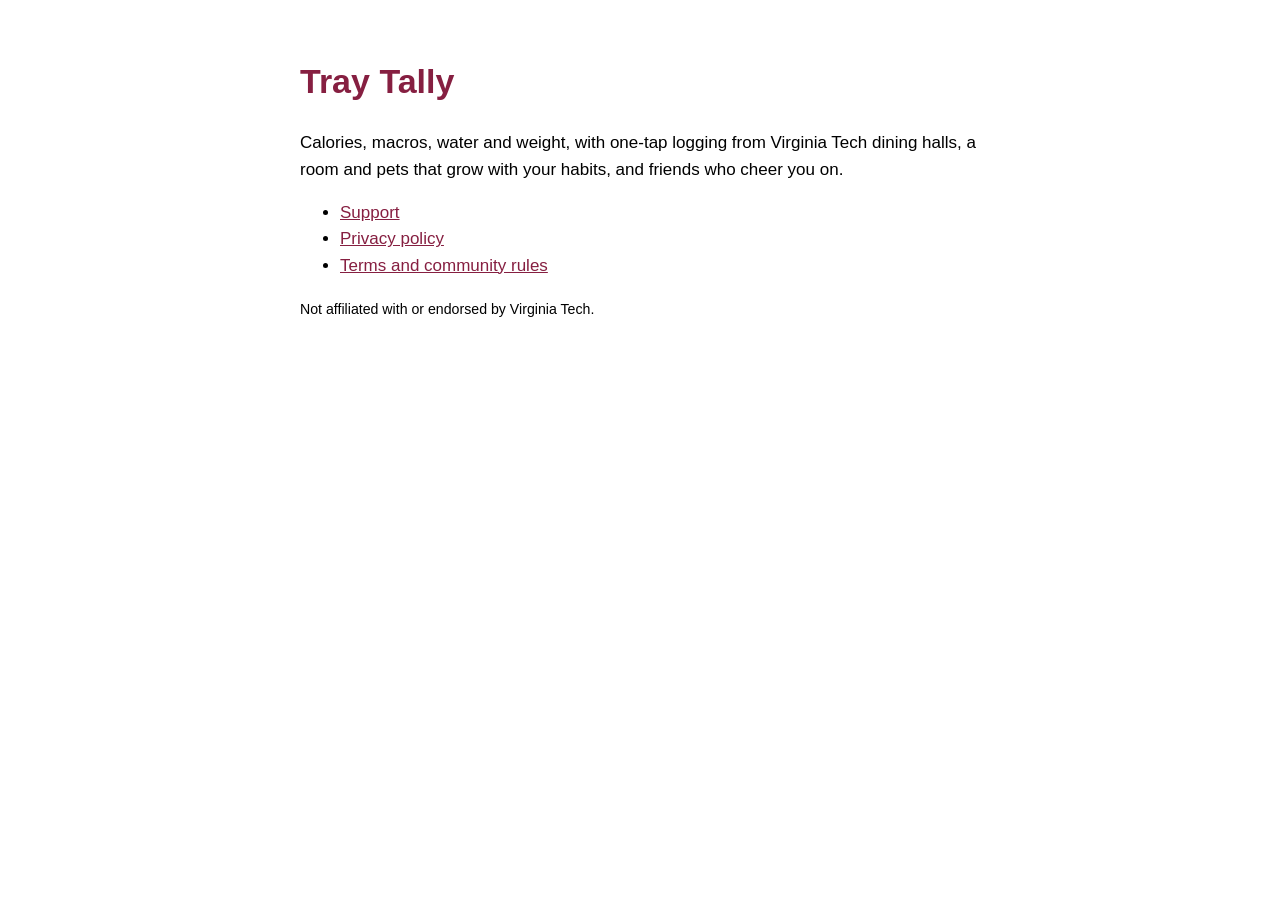
<file: index.html>
<!DOCTYPE html>
<html lang="en">
<head>
  <meta charset="utf-8">
  <meta name="viewport" content="width=device-width, initial-scale=1">
  <title>Tray Tally</title>
  <link rel="stylesheet" href="style.css">
</head>
<body>
<main>
  <h1>Tray Tally</h1>
  <p>Calories, macros, water and weight, with one-tap logging from Virginia Tech dining halls, a room and pets that
  grow with your habits, and friends who cheer you on.</p>
  <ul>
    <li><a href="support.html">Support</a></li>
    <li><a href="privacy-policy.html">Privacy policy</a></li>
    <li><a href="terms.html">Terms and community rules</a></li>
  </ul>
  <p><small>Not affiliated with or endorsed by Virginia Tech.</small></p>
</main>
</body>
</html>
</file>
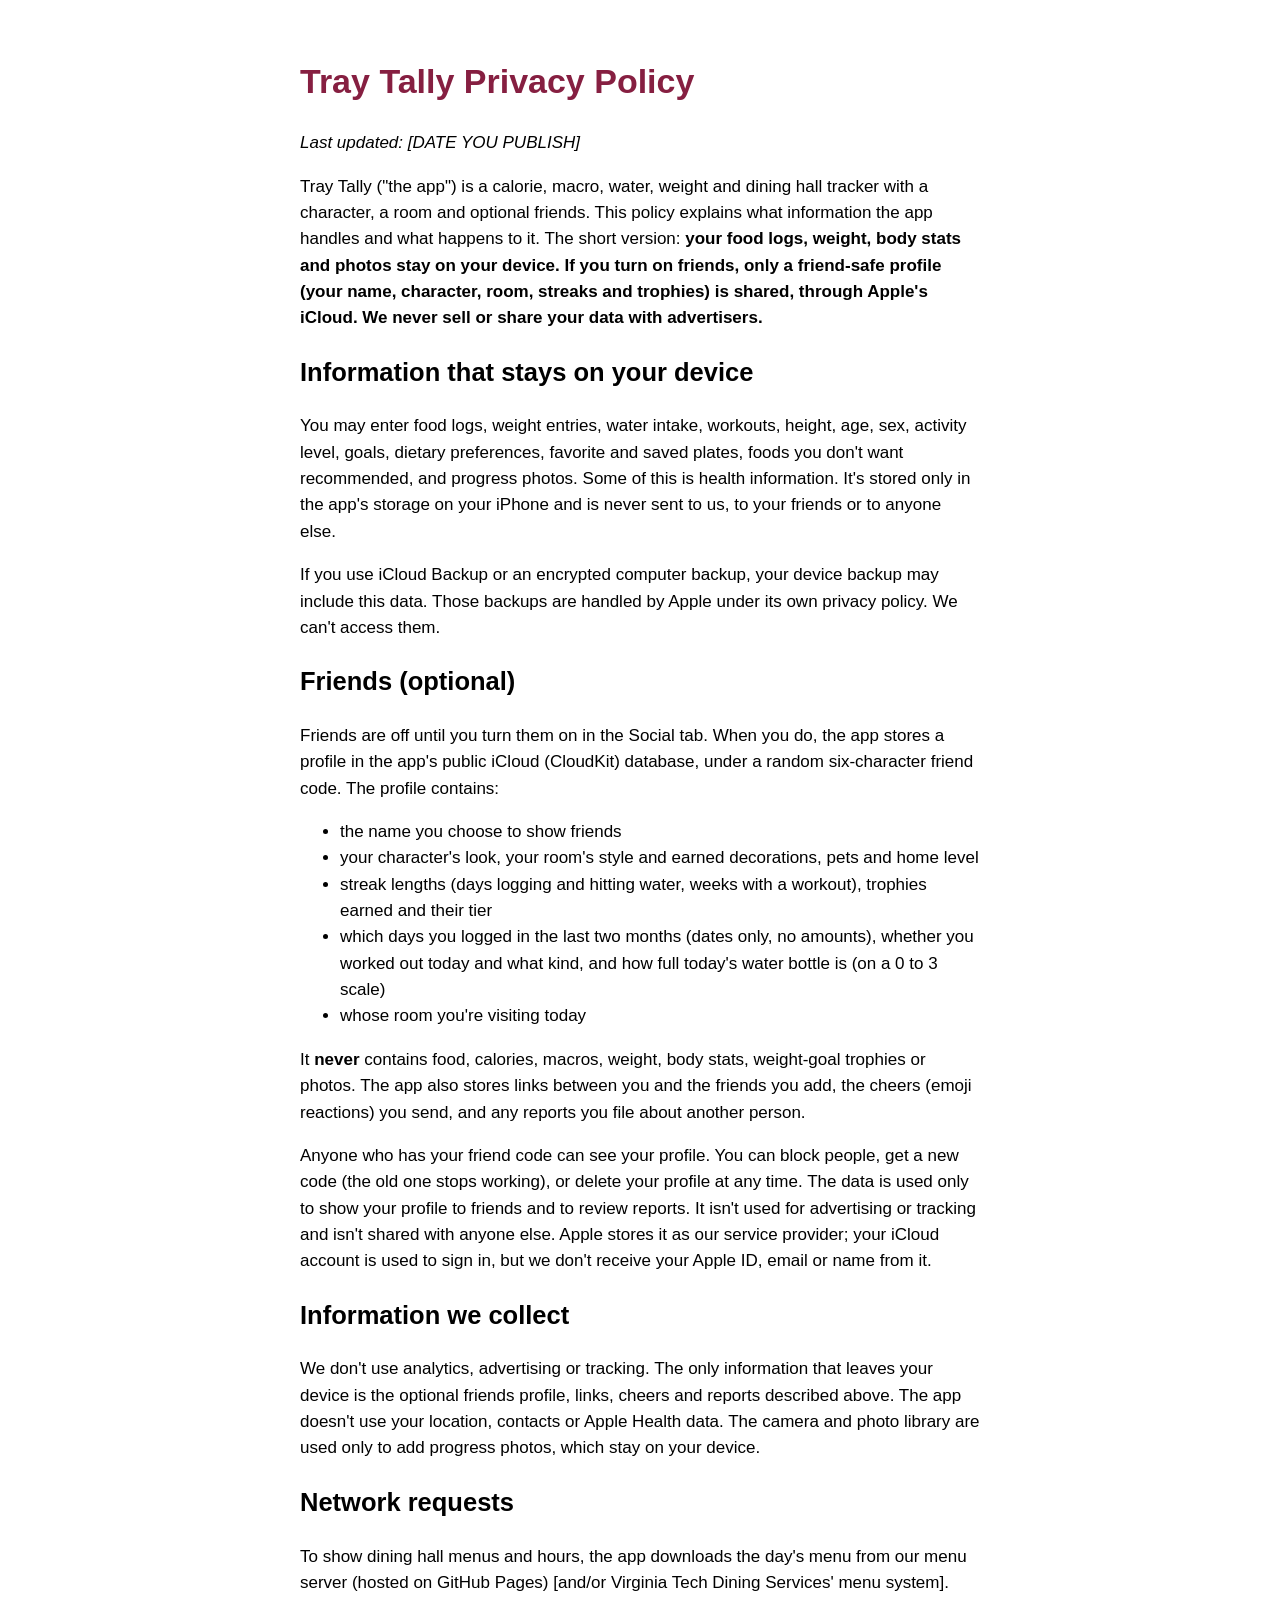
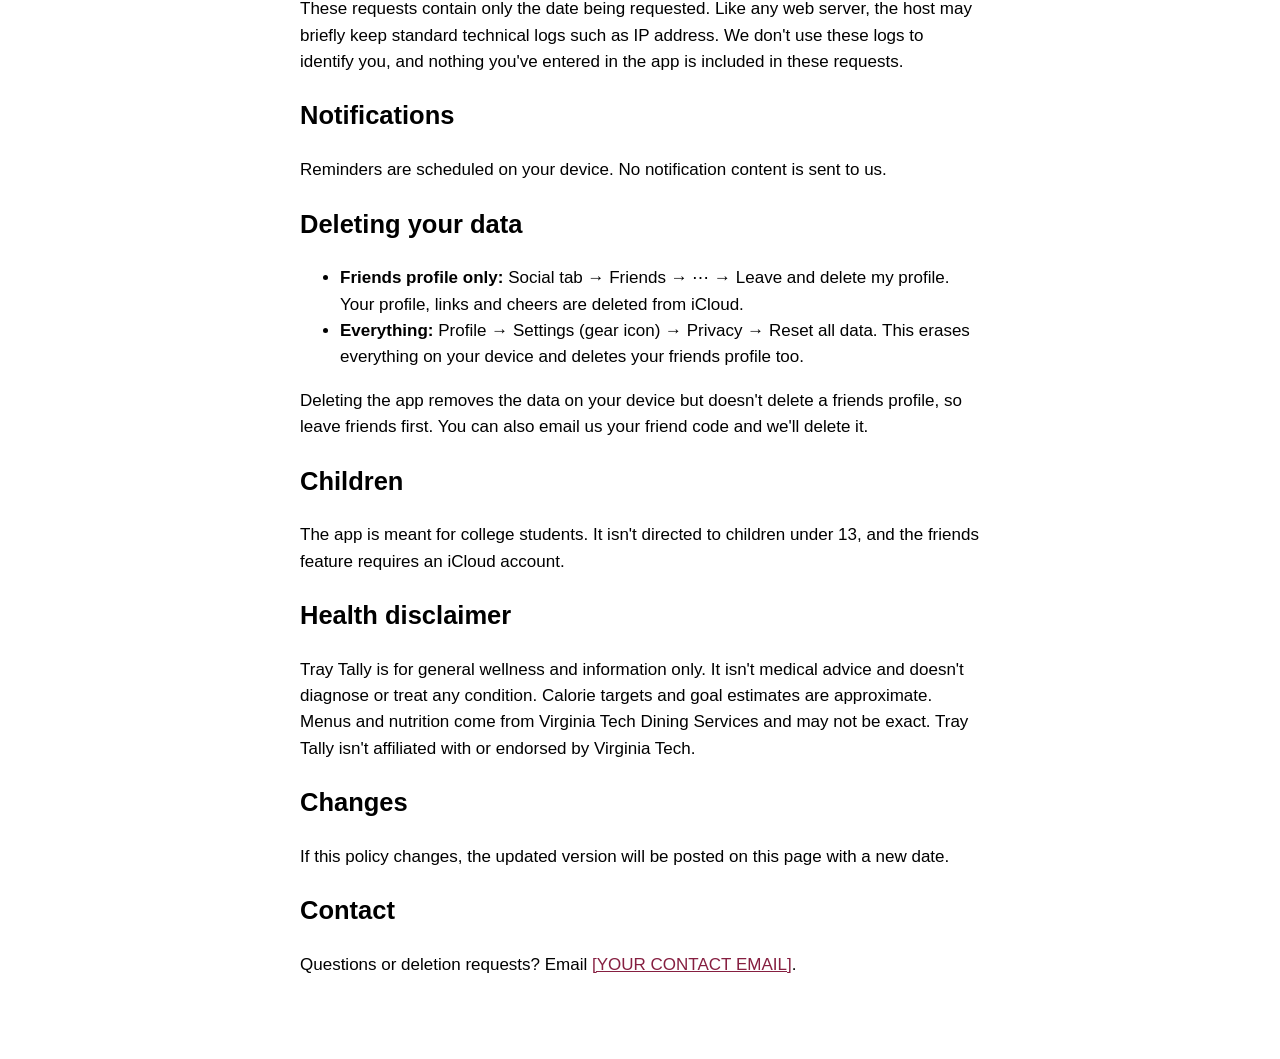
<file: privacy-policy.html>
<!DOCTYPE html>
<html lang="en">
<head>
  <meta charset="utf-8">
  <meta name="viewport" content="width=device-width, initial-scale=1">
  <title>Tray Tally Privacy Policy</title>
  <link rel="stylesheet" href="style.css">
</head>
<body>
<main>
  <h1>Tray Tally Privacy Policy</h1>
  <p><em>Last updated: [DATE YOU PUBLISH]</em></p>

  <p>Tray Tally ("the app") is a calorie, macro, water, weight and dining hall tracker with a character, a room
  and optional friends. This policy explains what information the app handles and what happens to it. The short
  version: <strong>your food logs, weight, body stats and photos stay on your device. If you turn on friends, only
  a friend-safe profile (your name, character, room, streaks and trophies) is shared, through Apple's iCloud.
  We never sell or share your data with advertisers.</strong></p>

  <h2>Information that stays on your device</h2>
  <p>You may enter food logs, weight entries, water intake, workouts, height, age, sex, activity level, goals,
  dietary preferences, favorite and saved plates, foods you don't want recommended, and progress photos. Some of
  this is health information. It's stored only in the app's storage on your iPhone and is never sent to us, to
  your friends or to anyone else.</p>
  <p>If you use iCloud Backup or an encrypted computer backup, your device backup may include this data. Those
  backups are handled by Apple under its own privacy policy. We can't access them.</p>

  <h2>Friends (optional)</h2>
  <p>Friends are off until you turn them on in the Social tab. When you do, the app stores a profile in the app's
  public iCloud (CloudKit) database, under a random six-character friend code. The profile contains:</p>
  <ul>
    <li>the name you choose to show friends</li>
    <li>your character's look, your room's style and earned decorations, pets and home level</li>
    <li>streak lengths (days logging and hitting water, weeks with a workout), trophies earned and their tier</li>
    <li>which days you logged in the last two months (dates only, no amounts), whether you worked out today and
    what kind, and how full today's water bottle is (on a 0 to 3 scale)</li>
    <li>whose room you're visiting today</li>
  </ul>
  <p>It <strong>never</strong> contains food, calories, macros, weight, body stats, weight-goal trophies or
  photos. The app also stores links between you and the friends you add, the cheers (emoji reactions) you send,
  and any reports you file about another person.</p>
  <p>Anyone who has your friend code can see your profile. You can block people, get a new code (the old one stops
  working), or delete your profile at any time. The data is used only to show your profile to friends and to
  review reports. It isn't used for advertising or tracking and isn't shared with anyone else. Apple stores it as
  our service provider; your iCloud account is used to sign in, but we don't receive your Apple ID, email or
  name from it.</p>

  <h2>Information we collect</h2>
  <p>We don't use analytics, advertising or tracking. The only information that leaves your device is the optional
  friends profile, links, cheers and reports described above. The app doesn't use your location, contacts or
  Apple Health data. The camera and photo library are used only to add progress photos, which stay on your device.</p>

  <h2>Network requests</h2>
  <p>To show dining hall menus and hours, the app downloads the day's menu from our menu server (hosted on GitHub
  Pages) [and/or Virginia Tech Dining Services' menu system]. These requests contain only the date being requested.
  Like any web server, the host may briefly keep standard technical logs such as IP address. We don't use these
  logs to identify you, and nothing you've entered in the app is included in these requests.</p>

  <h2>Notifications</h2>
  <p>Reminders are scheduled on your device. No notification content is sent to us.</p>

  <h2>Deleting your data</h2>
  <ul>
    <li><strong>Friends profile only:</strong> Social tab → Friends → ⋯ → Leave and delete my profile. Your profile,
    links and cheers are deleted from iCloud.</li>
    <li><strong>Everything:</strong> Profile → Settings (gear icon) → Privacy → Reset all data. This erases
    everything on your device and deletes your friends profile too.</li>
  </ul>
  <p>Deleting the app removes the data on your device but doesn't delete a friends profile, so leave friends
  first. You can also email us your friend code and we'll delete it.</p>

  <h2>Children</h2>
  <p>The app is meant for college students. It isn't directed to children under 13, and the friends feature
  requires an iCloud account.</p>

  <h2>Health disclaimer</h2>
  <p>Tray Tally is for general wellness and information only. It isn't medical advice and doesn't diagnose or treat
  any condition. Calorie targets and goal estimates are approximate. Menus and nutrition come from Virginia Tech Dining
  Services and may not be exact. Tray Tally isn't affiliated with or endorsed by Virginia Tech.</p>

  <h2>Changes</h2>
  <p>If this policy changes, the updated version will be posted on this page with a new date.</p>

  <h2>Contact</h2>
  <p>Questions or deletion requests? Email <a href="mailto:[YOUR CONTACT EMAIL]">[YOUR CONTACT EMAIL]</a>.</p>
</main>
</body>
</html>
</file>
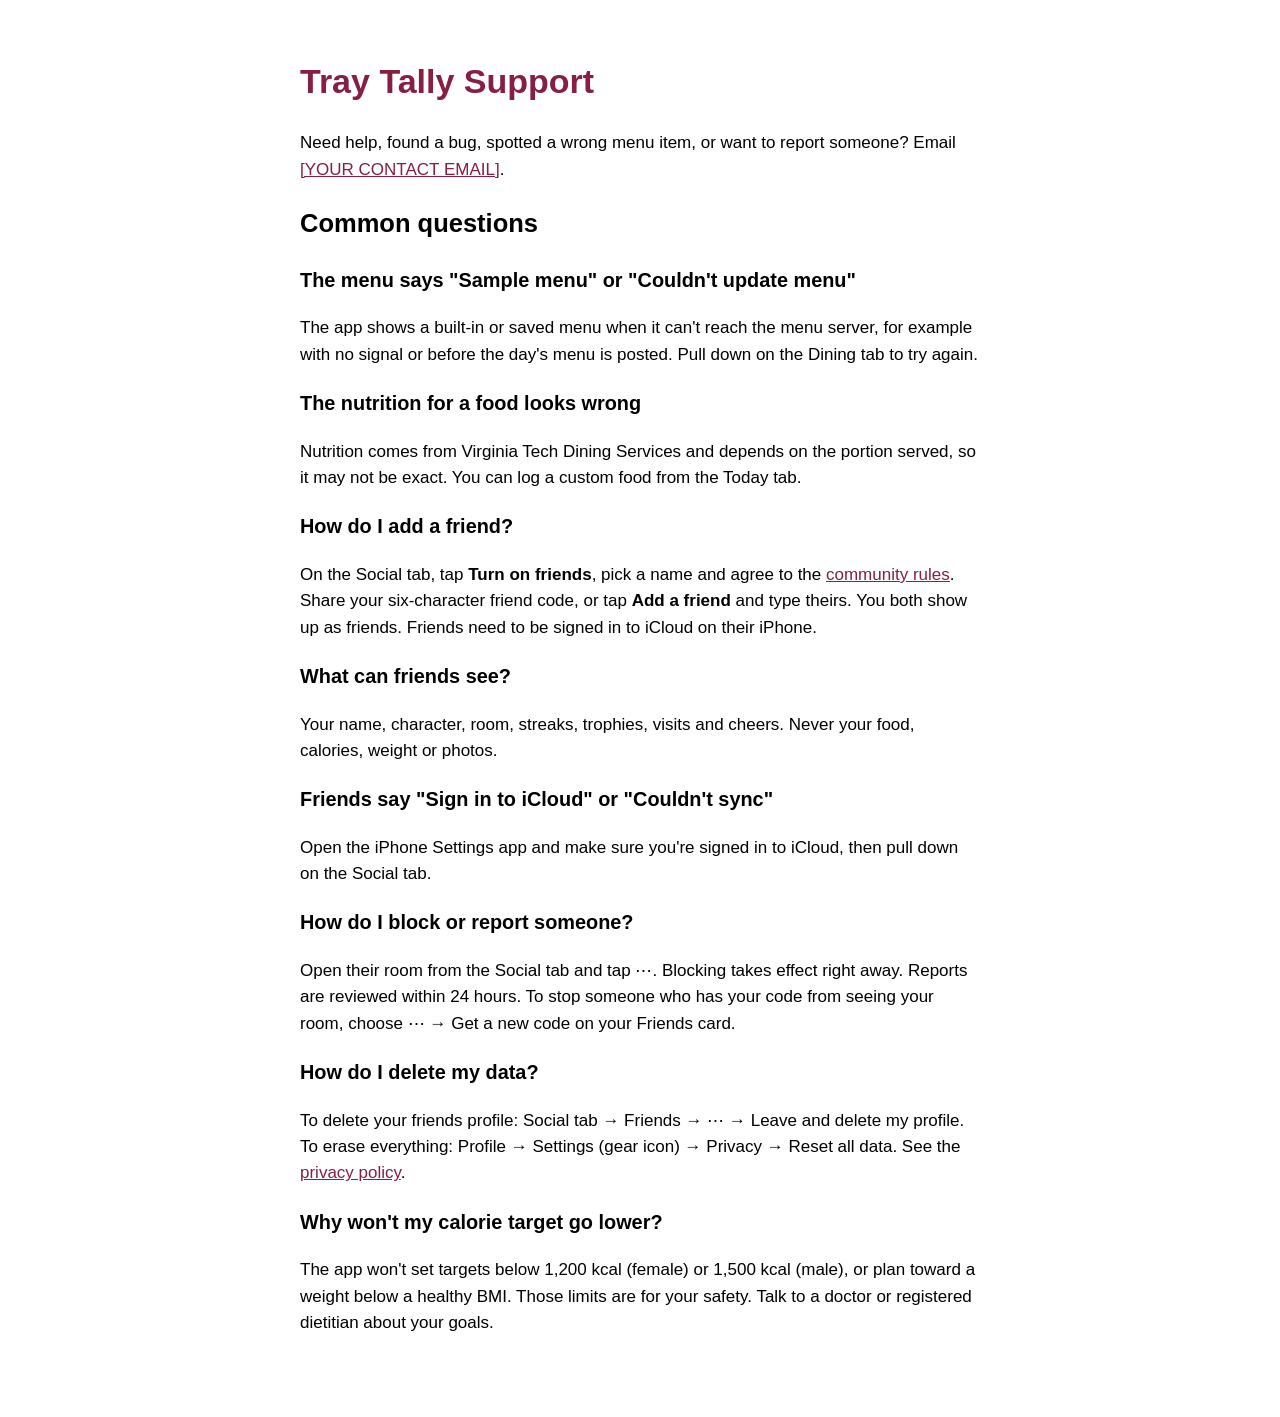
<file: support.html>
<!DOCTYPE html>
<html lang="en">
<head>
  <meta charset="utf-8">
  <meta name="viewport" content="width=device-width, initial-scale=1">
  <title>Tray Tally Support</title>
  <link rel="stylesheet" href="style.css">
</head>
<body>
<main>
  <h1>Tray Tally Support</h1>
  <p>Need help, found a bug, spotted a wrong menu item, or want to report someone? Email
  <a href="mailto:[YOUR CONTACT EMAIL]">[YOUR CONTACT EMAIL]</a>.</p>

  <h2>Common questions</h2>
  <h3>The menu says "Sample menu" or "Couldn't update menu"</h3>
  <p>The app shows a built-in or saved menu when it can't reach the menu server, for example with no signal or before
  the day's menu is posted. Pull down on the Dining tab to try again.</p>

  <h3>The nutrition for a food looks wrong</h3>
  <p>Nutrition comes from Virginia Tech Dining Services and depends on the portion served, so it may not be exact. You
  can log a custom food from the Today tab.</p>

  <h3>How do I add a friend?</h3>
  <p>On the Social tab, tap <strong>Turn on friends</strong>, pick a name and agree to the
  <a href="terms.html">community rules</a>. Share your six-character friend code, or tap <strong>Add a friend</strong>
  and type theirs. You both show up as friends. Friends need to be signed in to iCloud on their iPhone.</p>

  <h3>What can friends see?</h3>
  <p>Your name, character, room, streaks, trophies, visits and cheers. Never your food, calories, weight or photos.</p>

  <h3>Friends say "Sign in to iCloud" or "Couldn't sync"</h3>
  <p>Open the iPhone Settings app and make sure you're signed in to iCloud, then pull down on the Social tab.</p>

  <h3>How do I block or report someone?</h3>
  <p>Open their room from the Social tab and tap ⋯. Blocking takes effect right away. Reports are reviewed within 24
  hours. To stop someone who has your code from seeing your room, choose ⋯ → Get a new code on your Friends card.</p>

  <h3>How do I delete my data?</h3>
  <p>To delete your friends profile: Social tab → Friends → ⋯ → Leave and delete my profile. To erase everything:
  Profile → Settings (gear icon) → Privacy → Reset all data. See the <a href="privacy-policy.html">privacy policy</a>.</p>

  <h3>Why won't my calorie target go lower?</h3>
  <p>The app won't set targets below 1,200 kcal (female) or 1,500 kcal (male), or plan toward a weight below a healthy
  BMI. Those limits are for your safety. Talk to a doctor or registered dietitian about your goals.</p>
</main>
</body>
</html>
</file>
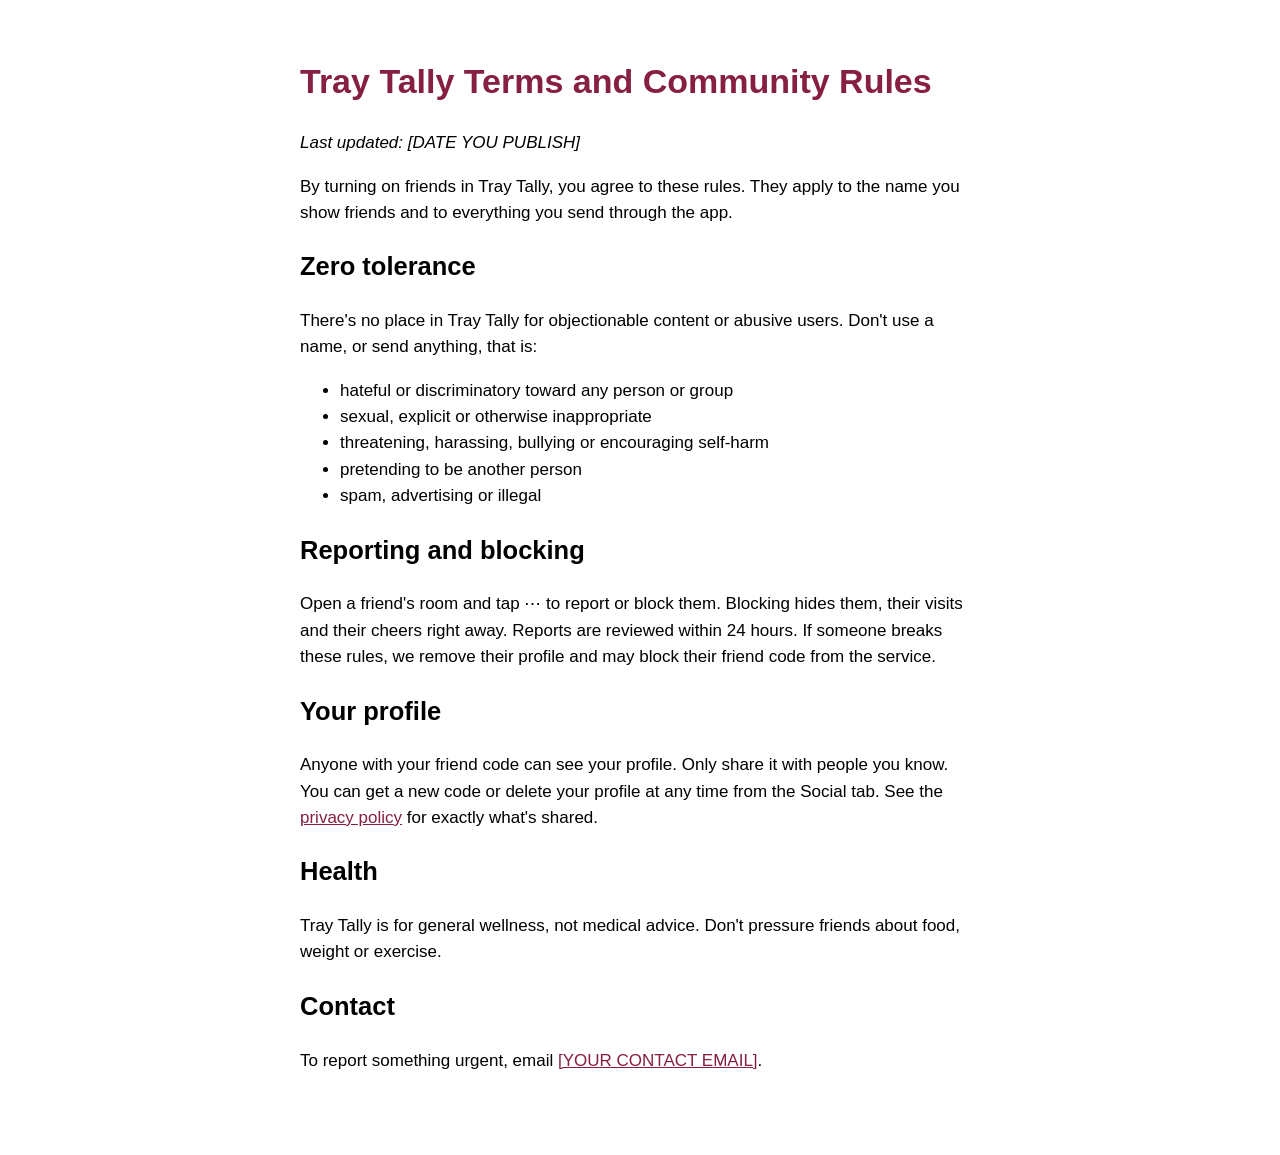
<file: terms.html>
<!DOCTYPE html>
<html lang="en">
<head>
  <meta charset="utf-8">
  <meta name="viewport" content="width=device-width, initial-scale=1">
  <title>Tray Tally Terms and Community Rules</title>
  <link rel="stylesheet" href="style.css">
</head>
<body>
<main>
  <h1>Tray Tally Terms and Community Rules</h1>
  <p><em>Last updated: [DATE YOU PUBLISH]</em></p>

  <p>By turning on friends in Tray Tally, you agree to these rules. They apply to the name you show friends and to
  everything you send through the app.</p>

  <h2>Zero tolerance</h2>
  <p>There's no place in Tray Tally for objectionable content or abusive users. Don't use a name, or send anything,
  that is:</p>
  <ul>
    <li>hateful or discriminatory toward any person or group</li>
    <li>sexual, explicit or otherwise inappropriate</li>
    <li>threatening, harassing, bullying or encouraging self-harm</li>
    <li>pretending to be another person</li>
    <li>spam, advertising or illegal</li>
  </ul>

  <h2>Reporting and blocking</h2>
  <p>Open a friend's room and tap ⋯ to report or block them. Blocking hides them, their visits and their cheers right
  away. Reports are reviewed within 24 hours. If someone breaks these rules, we remove their profile and may block
  their friend code from the service.</p>

  <h2>Your profile</h2>
  <p>Anyone with your friend code can see your profile. Only share it with people you know. You can get a new code
  or delete your profile at any time from the Social tab. See the <a href="privacy-policy.html">privacy policy</a>
  for exactly what's shared.</p>

  <h2>Health</h2>
  <p>Tray Tally is for general wellness, not medical advice. Don't pressure friends about food, weight or exercise.</p>

  <h2>Contact</h2>
  <p>To report something urgent, email <a href="mailto:[YOUR CONTACT EMAIL]">[YOUR CONTACT EMAIL]</a>.</p>
</main>
</body>
</html>
</file>
<file: style.css>
:root { color-scheme: light dark; --accent: #861F41; }
@media (prefers-color-scheme: dark) { :root { --accent: #F28A3A; } }
body { font: 17px/1.55 -apple-system, BlinkMacSystemFont, "Segoe UI", sans-serif; margin: 0; }
main { max-width: 680px; margin: 0 auto; padding: 32px 20px 64px; }
h1 { color: var(--accent); }
a { color: var(--accent); }
</file>
